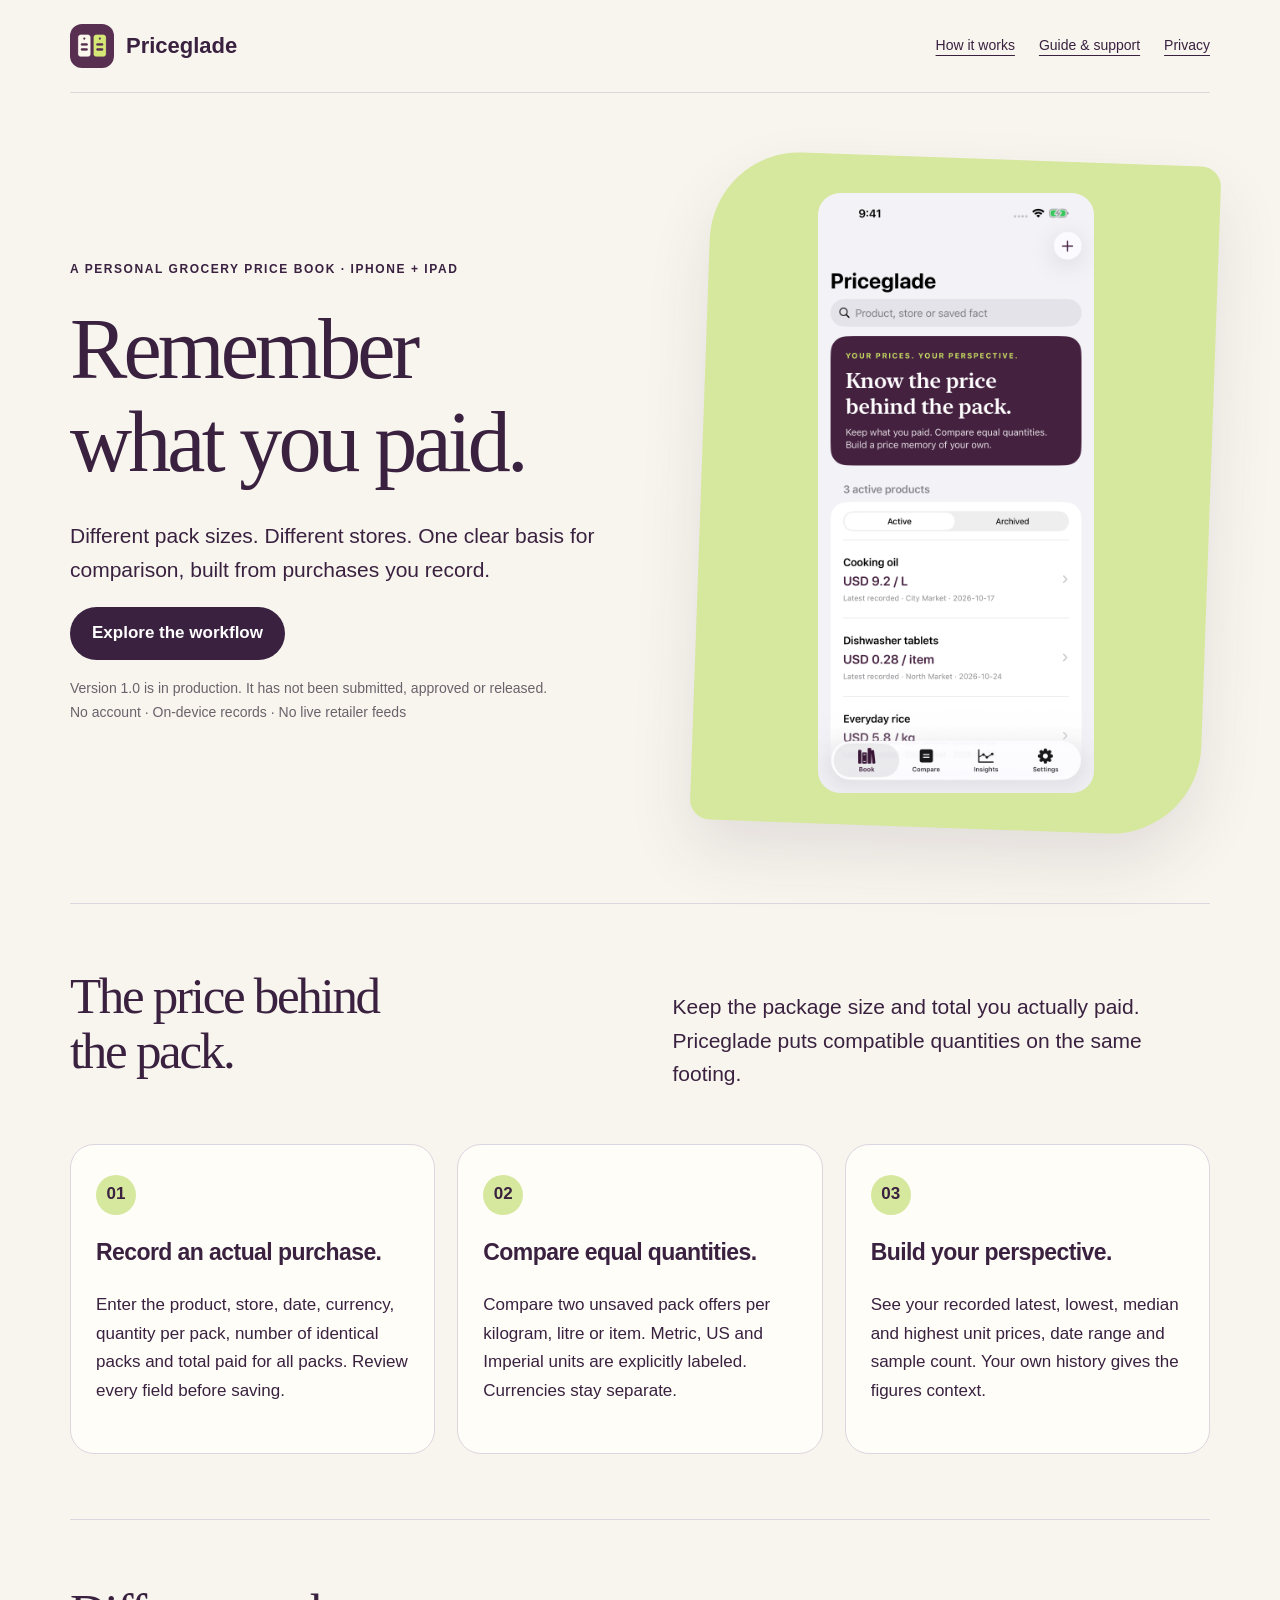
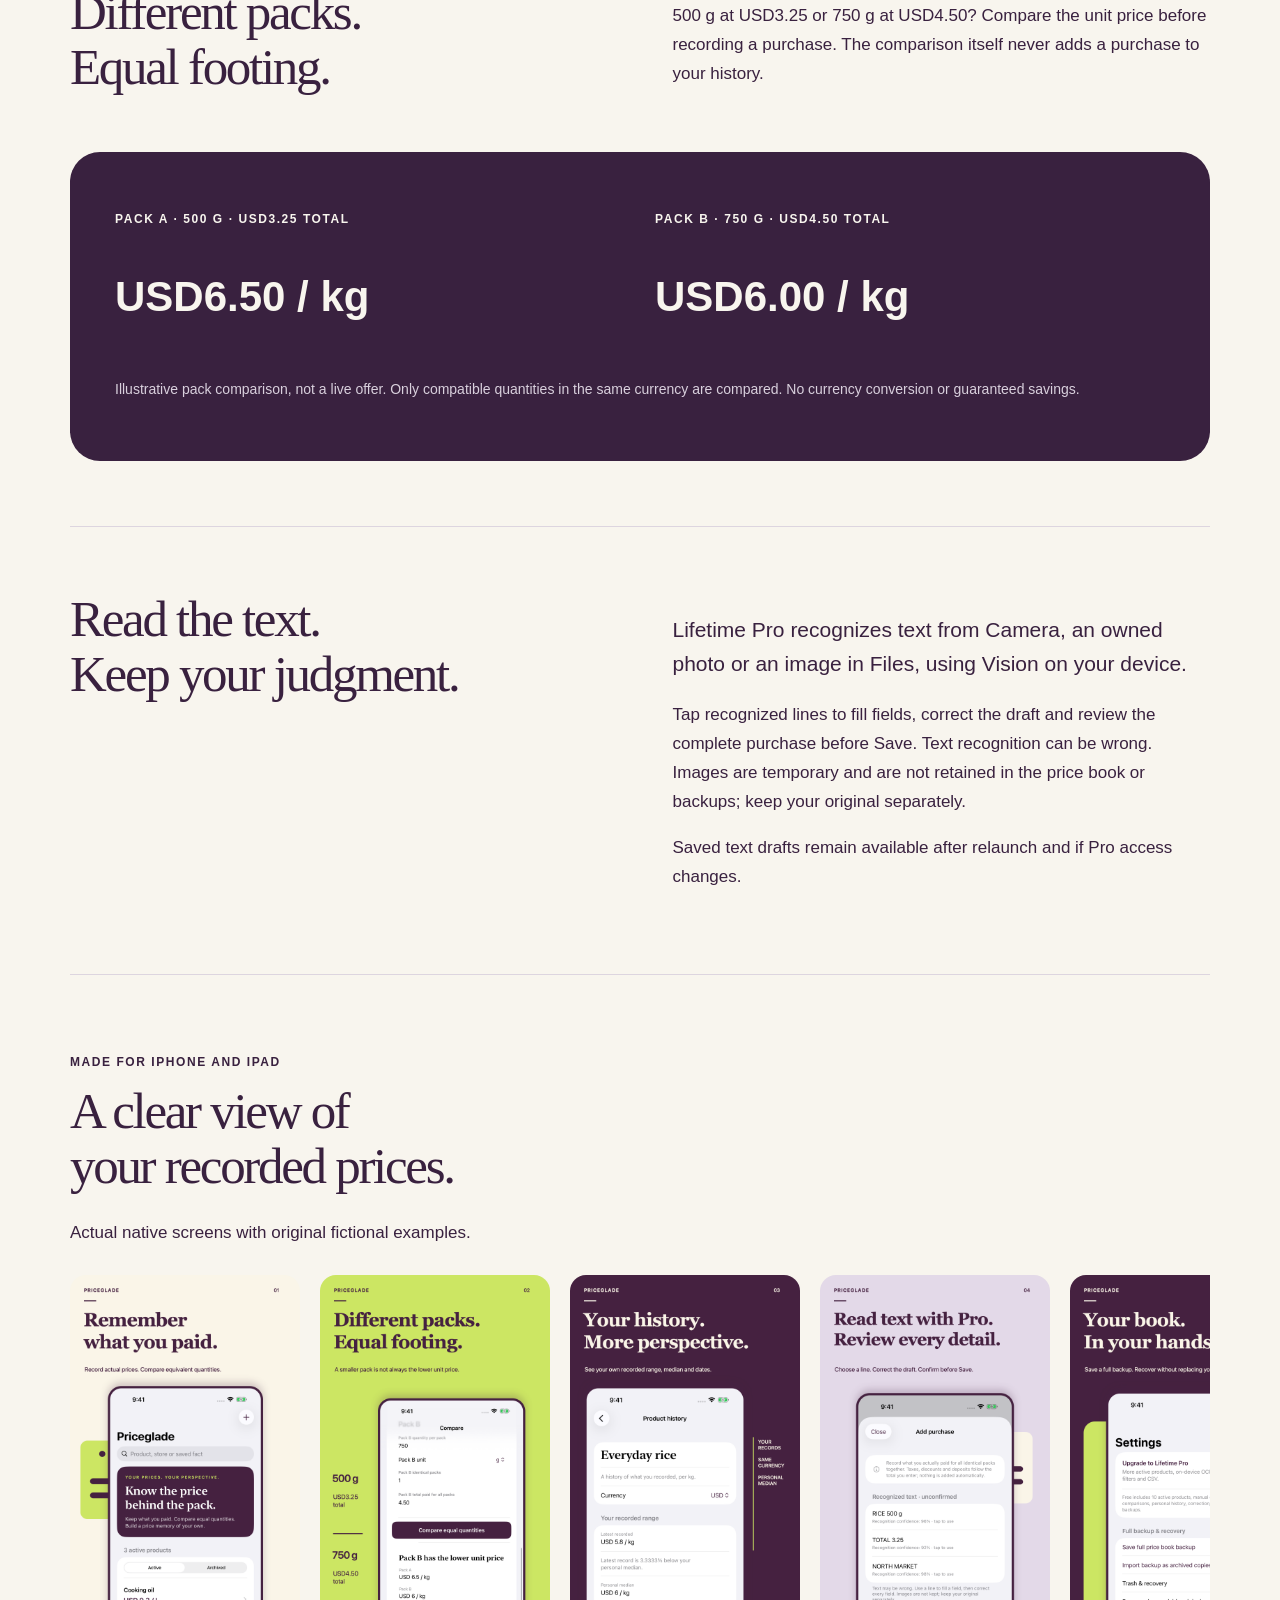
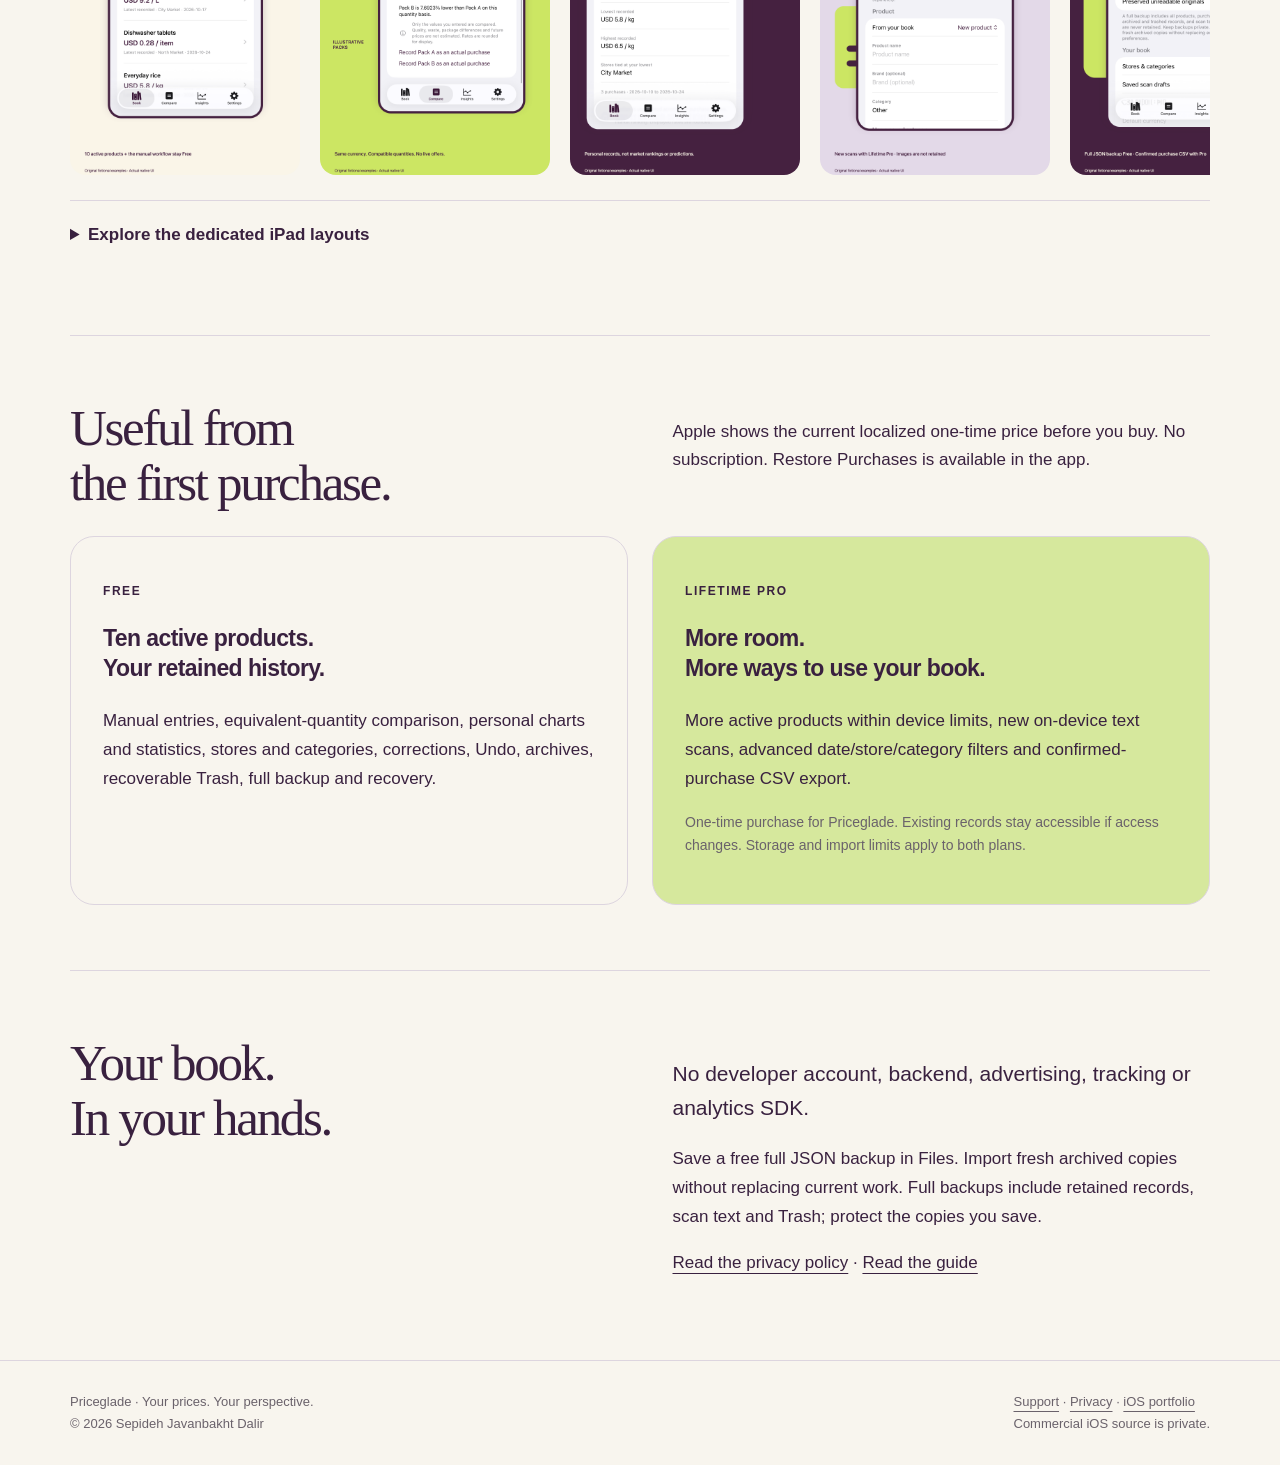
<file: index.html>
<!doctype html><html lang="en"><head><meta charset="utf-8"><meta name="viewport" content="width=device-width,initial-scale=1"><meta name="description" content="Keep a personal grocery price book. Compare equivalent pack quantities and understand the prices you record, on iPhone and iPad."><title>Priceglade — Grocery prices, remembered</title><link rel="icon" href="assets/icon.png"><link rel="stylesheet" href="styles.css"></head><body><header class="wrap"><nav aria-label="Main navigation"><a class="brand" href="index.html"><img src="assets/icon.png" width="44" height="44" alt="">Priceglade</a><div class="links"><a href="index.html#how">How it works</a><a href="support.html">Guide &amp; support</a><a href="privacy.html">Privacy</a></div></nav></header><main class="wrap"><section class="hero"><div><p class="eyebrow">A personal grocery price book · iPhone + iPad</p><h1>Remember<br>what you paid.</h1><p class="lead">Different pack sizes. Different stores. One clear basis for comparison, built from purchases you record.</p><p><a class="button" href="support.html#start">Explore the workflow</a></p><p class="small">Version 1.0 is in production. It has not been submitted, approved or released.<br>No account · On-device records · No live retailer feeds</p></div><div class="hero-art"><img src="assets/book.png" width="1320" height="2868" alt="Priceglade’s product book with original fictional grocery purchase examples."></div></section>
<section class="section" id="how"><div class="intro"><h2>The price behind<br>the pack.</h2><p class="lead">Keep the package size and total you actually paid. Priceglade puts compatible quantities on the same footing.</p></div><div class="steps"><article class="step"><span class="number">01</span><h3>Record an actual purchase.</h3><p>Enter the product, store, date, currency, quantity per pack, number of identical packs and total paid for all packs. Review every field before saving.</p></article><article class="step"><span class="number">02</span><h3>Compare equal quantities.</h3><p>Compare two unsaved pack offers per kilogram, litre or item. Metric, US and Imperial units are explicitly labeled. Currencies stay separate.</p></article><article class="step"><span class="number">03</span><h3>Build your perspective.</h3><p>See your recorded latest, lowest, median and highest unit prices, date range and sample count. Your own history gives the figures context.</p></article></div></section>
<section class="section"><div class="intro"><h2>Different packs.<br>Equal footing.</h2><p>500 g at USD3.25 or 750 g at USD4.50? Compare the unit price before recording a purchase. The comparison itself never adds a purchase to your history.</p></div><div class="comparison"><div class="comparison-grid"><div><p class="eyebrow">Pack A · 500 g · USD3.25 total</p><p class="price">USD6.50 / kg</p></div><div><p class="eyebrow">Pack B · 750 g · USD4.50 total</p><p class="price">USD6.00 / kg</p></div></div><p class="small">Illustrative pack comparison, not a live offer. Only compatible quantities in the same currency are compared. No currency conversion or guaranteed savings.</p></div></section>
<section class="section"><div class="intro"><h2>Read the text.<br>Keep your judgment.</h2><div><p class="lead">Lifetime Pro recognizes text from Camera, an owned photo or an image in Files, using Vision on your device.</p><p>Tap recognized lines to fill fields, correct the draft and review the complete purchase before Save. Text recognition can be wrong. Images are temporary and are not retained in the price book or backups; keep your original separately.</p><p>Saved text drafts remain available after relaunch and if Pro access changes.</p></div></div></section>
<section class="section"><p class="eyebrow">Made for iPhone and iPad</p><h2>A clear view of<br>your recorded prices.</h2><p>Actual native screens with original fictional examples.</p><div class="campaign" aria-label="iPhone campaign"><a href="assets/campaign/iphone-01.png"><img src="assets/campaign/iphone-01.png" width="1320" height="2868" loading="lazy" alt="Remember what you paid."></a><a href="assets/campaign/iphone-02.png"><img src="assets/campaign/iphone-02.png" width="1320" height="2868" loading="lazy" alt="Different packs. Equal footing."></a><a href="assets/campaign/iphone-03.png"><img src="assets/campaign/iphone-03.png" width="1320" height="2868" loading="lazy" alt="Your history adds perspective."></a><a href="assets/campaign/iphone-04.png"><img src="assets/campaign/iphone-04.png" width="1320" height="2868" loading="lazy" alt="Read text. Review every detail."></a><a href="assets/campaign/iphone-05.png"><img src="assets/campaign/iphone-05.png" width="1320" height="2868" loading="lazy" alt="Keep your book in your hands."></a></div><details><summary>Explore the dedicated iPad layouts</summary><div class="campaign" aria-label="iPad campaign"><a href="assets/campaign/ipad-01.png"><img src="assets/campaign/ipad-01.png" width="2064" height="2752" loading="lazy" alt="iPad: Remember what you paid."></a><a href="assets/campaign/ipad-02.png"><img src="assets/campaign/ipad-02.png" width="2064" height="2752" loading="lazy" alt="iPad: Different packs. Equal footing."></a><a href="assets/campaign/ipad-03.png"><img src="assets/campaign/ipad-03.png" width="2064" height="2752" loading="lazy" alt="iPad: Your history adds perspective."></a><a href="assets/campaign/ipad-04.png"><img src="assets/campaign/ipad-04.png" width="2064" height="2752" loading="lazy" alt="iPad: Read text. Review every detail."></a><a href="assets/campaign/ipad-05.png"><img src="assets/campaign/ipad-05.png" width="2064" height="2752" loading="lazy" alt="iPad: Keep your book in your hands."></a></div></details></section><section class="section"><div class="intro"><h2>Useful from<br>the first purchase.</h2><p>Apple shows the current localized one-time price before you buy. No subscription. Restore Purchases is available in the app.</p></div><div class="plans"><article class="plan"><p class="eyebrow">Free</p><h3>Ten active products.<br>Your retained history.</h3><p>Manual entries, equivalent-quantity comparison, personal charts and statistics, stores and categories, corrections, Undo, archives, recoverable Trash, full backup and recovery.</p></article><article class="plan pro"><p class="eyebrow">Lifetime Pro</p><h3>More room.<br>More ways to use your book.</h3><p>More active products within device limits, new on-device text scans, advanced date/store/category filters and confirmed-purchase CSV export.</p><p class="small">One-time purchase for Priceglade. Existing records stay accessible if access changes. Storage and import limits apply to both plans.</p></article></div></section>
<section class="section"><div class="intro"><h2>Your book.<br>In your hands.</h2><div><p class="lead">No developer account, backend, advertising, tracking or analytics SDK.</p><p>Save a free full JSON backup in Files. Import fresh archived copies without replacing current work. Full backups include retained records, scan text and Trash; protect the copies you save.</p><p><a href="privacy.html">Read the privacy policy</a> · <a href="support.html">Read the guide</a></p></div></div></section></main><footer><div class="wrap"><span>Priceglade · Your prices. Your perspective.<br>© 2026 Sepideh Javanbakht Dalir</span><span><a href="support.html">Support</a> · <a href="privacy.html">Privacy</a> · <a href="https://github.com/sepidehdalir/ios-app-portfolio">iOS portfolio</a><br>Commercial iOS source is private.</span></div></footer></body></html>
</file>
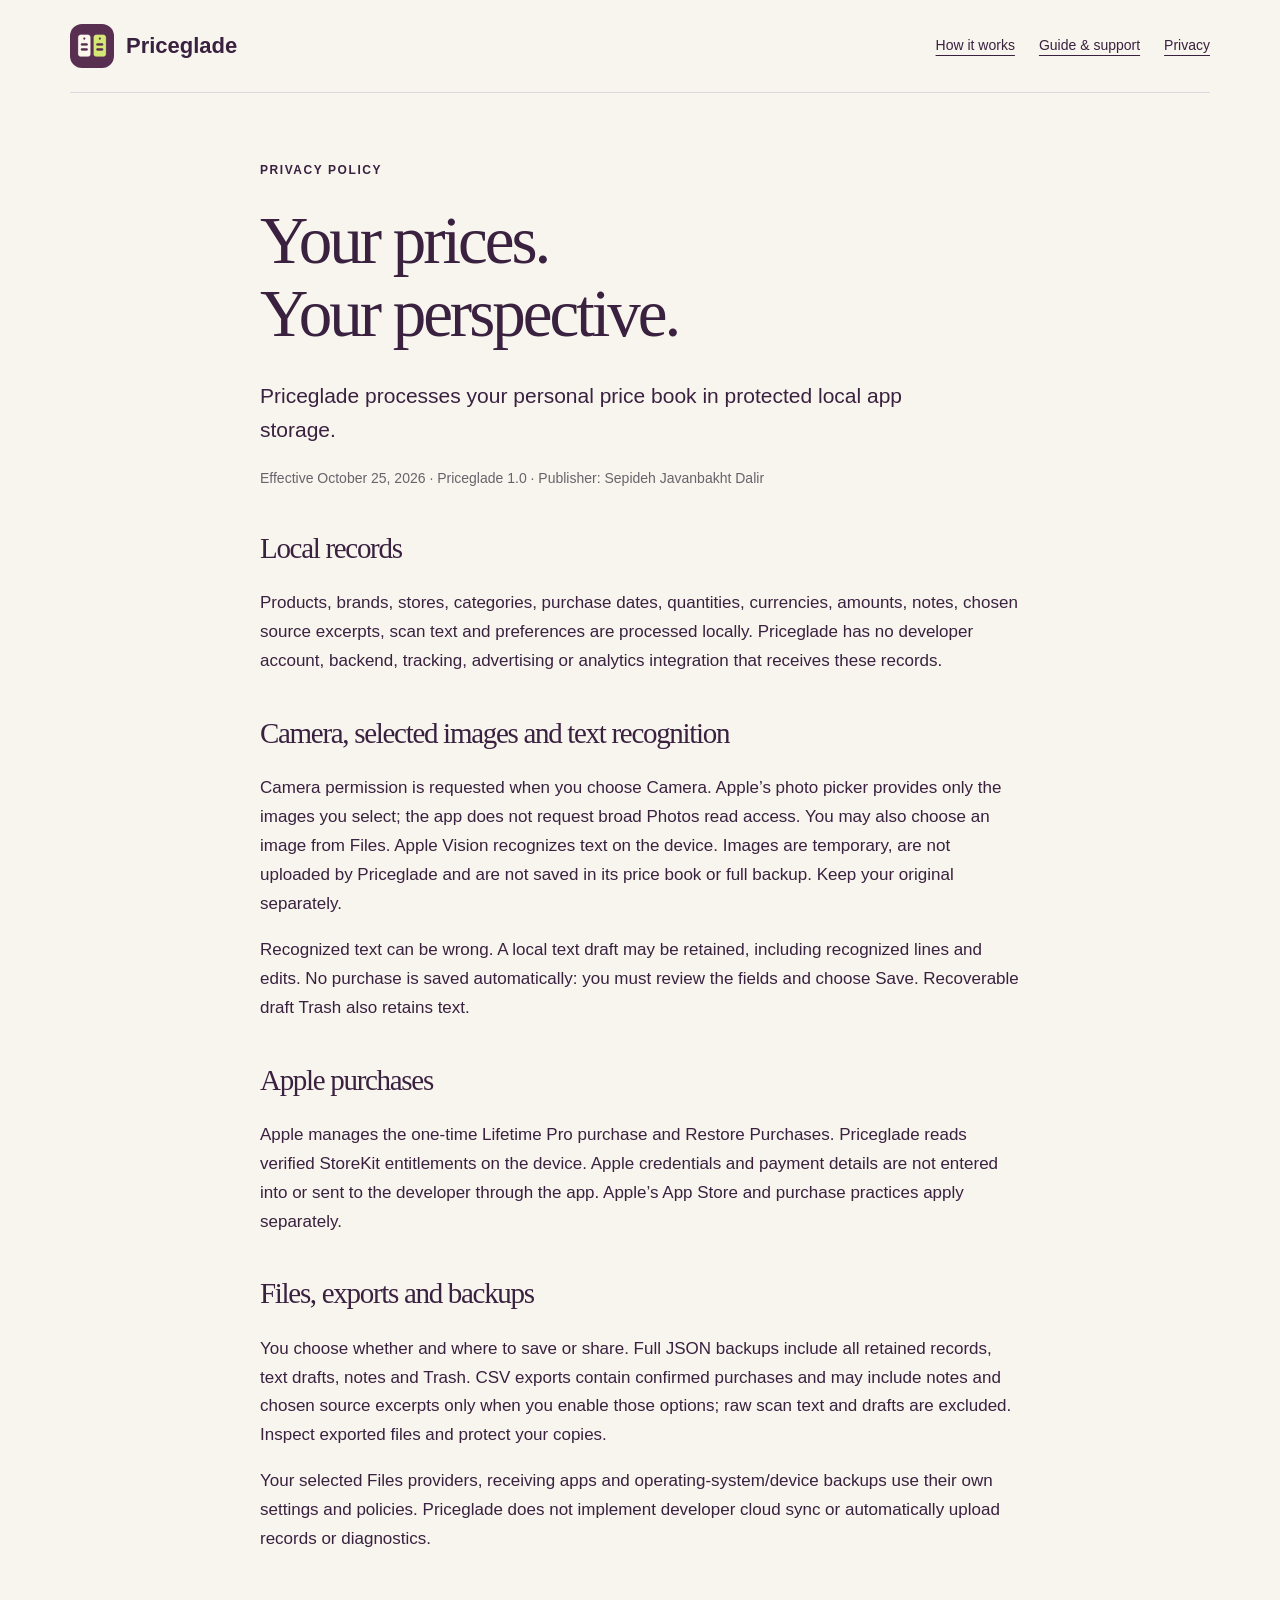
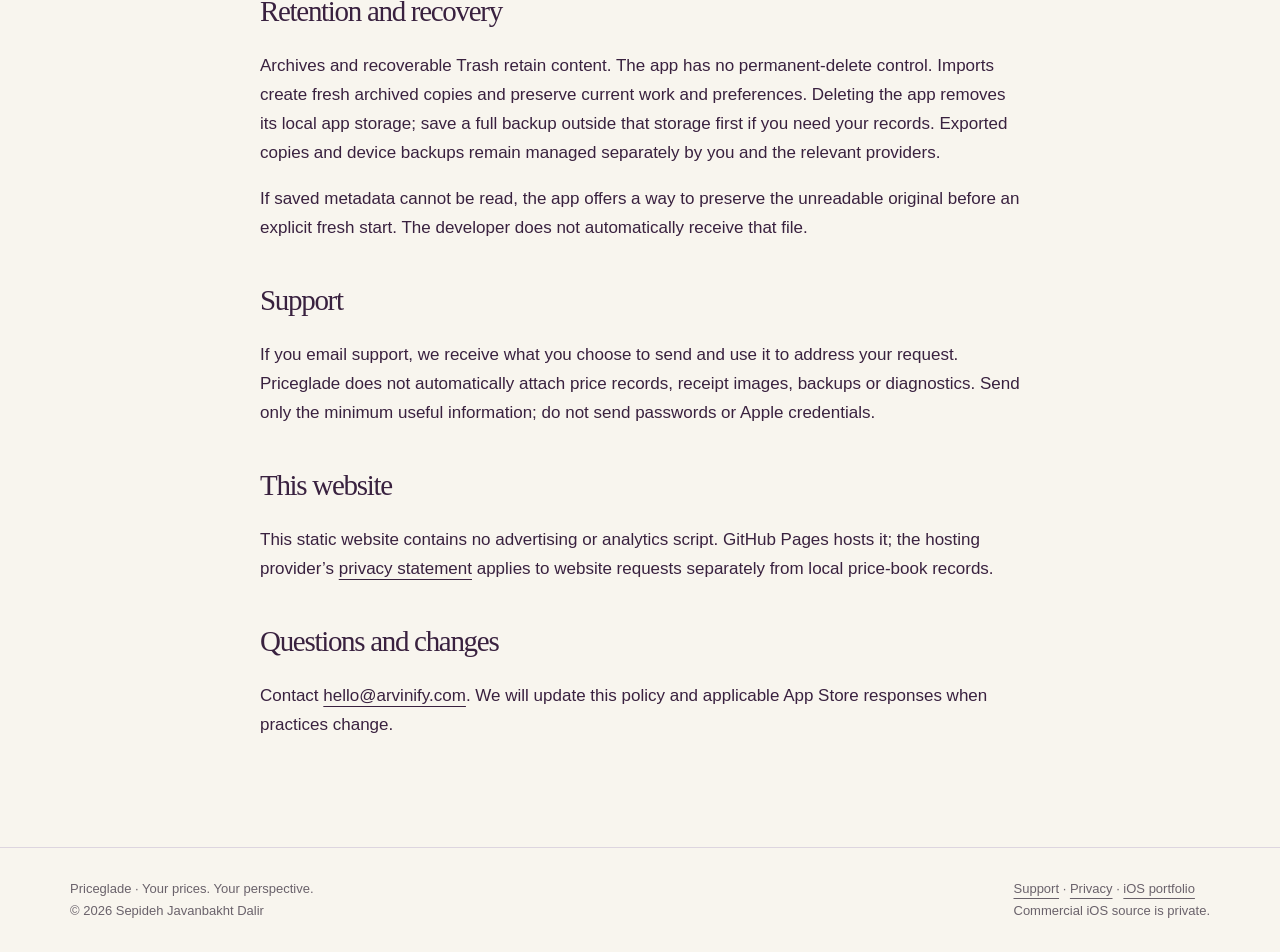
<file: privacy.html>
<!doctype html><html lang="en"><head><meta charset="utf-8"><meta name="viewport" content="width=device-width,initial-scale=1"><meta name="description" content="How Priceglade handles local purchase records, on-device text recognition, Apple purchases and user-selected exports."><title>Priceglade — Privacy policy</title><link rel="icon" href="assets/icon.png"><link rel="stylesheet" href="styles.css"></head><body><header class="wrap"><nav aria-label="Main navigation"><a class="brand" href="index.html"><img src="assets/icon.png" width="44" height="44" alt="">Priceglade</a><div class="links"><a href="index.html#how">How it works</a><a href="support.html">Guide &amp; support</a><a href="privacy.html">Privacy</a></div></nav></header><main class="document"><p class="eyebrow">Privacy policy</p><h1>Your prices.<br>Your perspective.</h1><p class="lead">Priceglade processes your personal price book in protected local app storage.</p><p class="small">Effective October 25, 2026 · Priceglade 1.0 · Publisher: Sepideh Javanbakht Dalir</p><h2>Local records</h2><p>Products, brands, stores, categories, purchase dates, quantities, currencies, amounts, notes, chosen source excerpts, scan text and preferences are processed locally. Priceglade has no developer account, backend, tracking, advertising or analytics integration that receives these records.</p><h2>Camera, selected images and text recognition</h2><p>Camera permission is requested when you choose Camera. Apple’s photo picker provides only the images you select; the app does not request broad Photos read access. You may also choose an image from Files. Apple Vision recognizes text on the device. Images are temporary, are not uploaded by Priceglade and are not saved in its price book or full backup. Keep your original separately.</p><p>Recognized text can be wrong. A local text draft may be retained, including recognized lines and edits. No purchase is saved automatically: you must review the fields and choose Save. Recoverable draft Trash also retains text.</p><h2>Apple purchases</h2><p>Apple manages the one-time Lifetime Pro purchase and Restore Purchases. Priceglade reads verified StoreKit entitlements on the device. Apple credentials and payment details are not entered into or sent to the developer through the app. Apple’s App Store and purchase practices apply separately.</p><h2>Files, exports and backups</h2><p>You choose whether and where to save or share. Full JSON backups include all retained records, text drafts, notes and Trash. CSV exports contain confirmed purchases and may include notes and chosen source excerpts only when you enable those options; raw scan text and drafts are excluded. Inspect exported files and protect your copies.</p><p>Your selected Files providers, receiving apps and operating-system/device backups use their own settings and policies. Priceglade does not implement developer cloud sync or automatically upload records or diagnostics.</p><h2>Retention and recovery</h2><p>Archives and recoverable Trash retain content. The app has no permanent-delete control. Imports create fresh archived copies and preserve current work and preferences. Deleting the app removes its local app storage; save a full backup outside that storage first if you need your records. Exported copies and device backups remain managed separately by you and the relevant providers.</p><p>If saved metadata cannot be read, the app offers a way to preserve the unreadable original before an explicit fresh start. The developer does not automatically receive that file.</p><h2>Support</h2><p>If you email support, we receive what you choose to send and use it to address your request. Priceglade does not automatically attach price records, receipt images, backups or diagnostics. Send only the minimum useful information; do not send passwords or Apple credentials.</p><h2>This website</h2><p>This static website contains no advertising or analytics script. GitHub Pages hosts it; the hosting provider’s <a href="https://docs.github.com/en/site-policy/privacy-policies/github-general-privacy-statement">privacy statement</a> applies to website requests separately from local price-book records.</p><h2>Questions and changes</h2><p>Contact <a href="mailto:hello@arvinify.com">hello@arvinify.com</a>. We will update this policy and applicable App Store responses when practices change.</p></main><footer><div class="wrap"><span>Priceglade · Your prices. Your perspective.<br>© 2026 Sepideh Javanbakht Dalir</span><span><a href="support.html">Support</a> · <a href="privacy.html">Privacy</a> · <a href="https://github.com/sepidehdalir/ios-app-portfolio">iOS portfolio</a><br>Commercial iOS source is private.</span></div></footer></body></html>
</file>
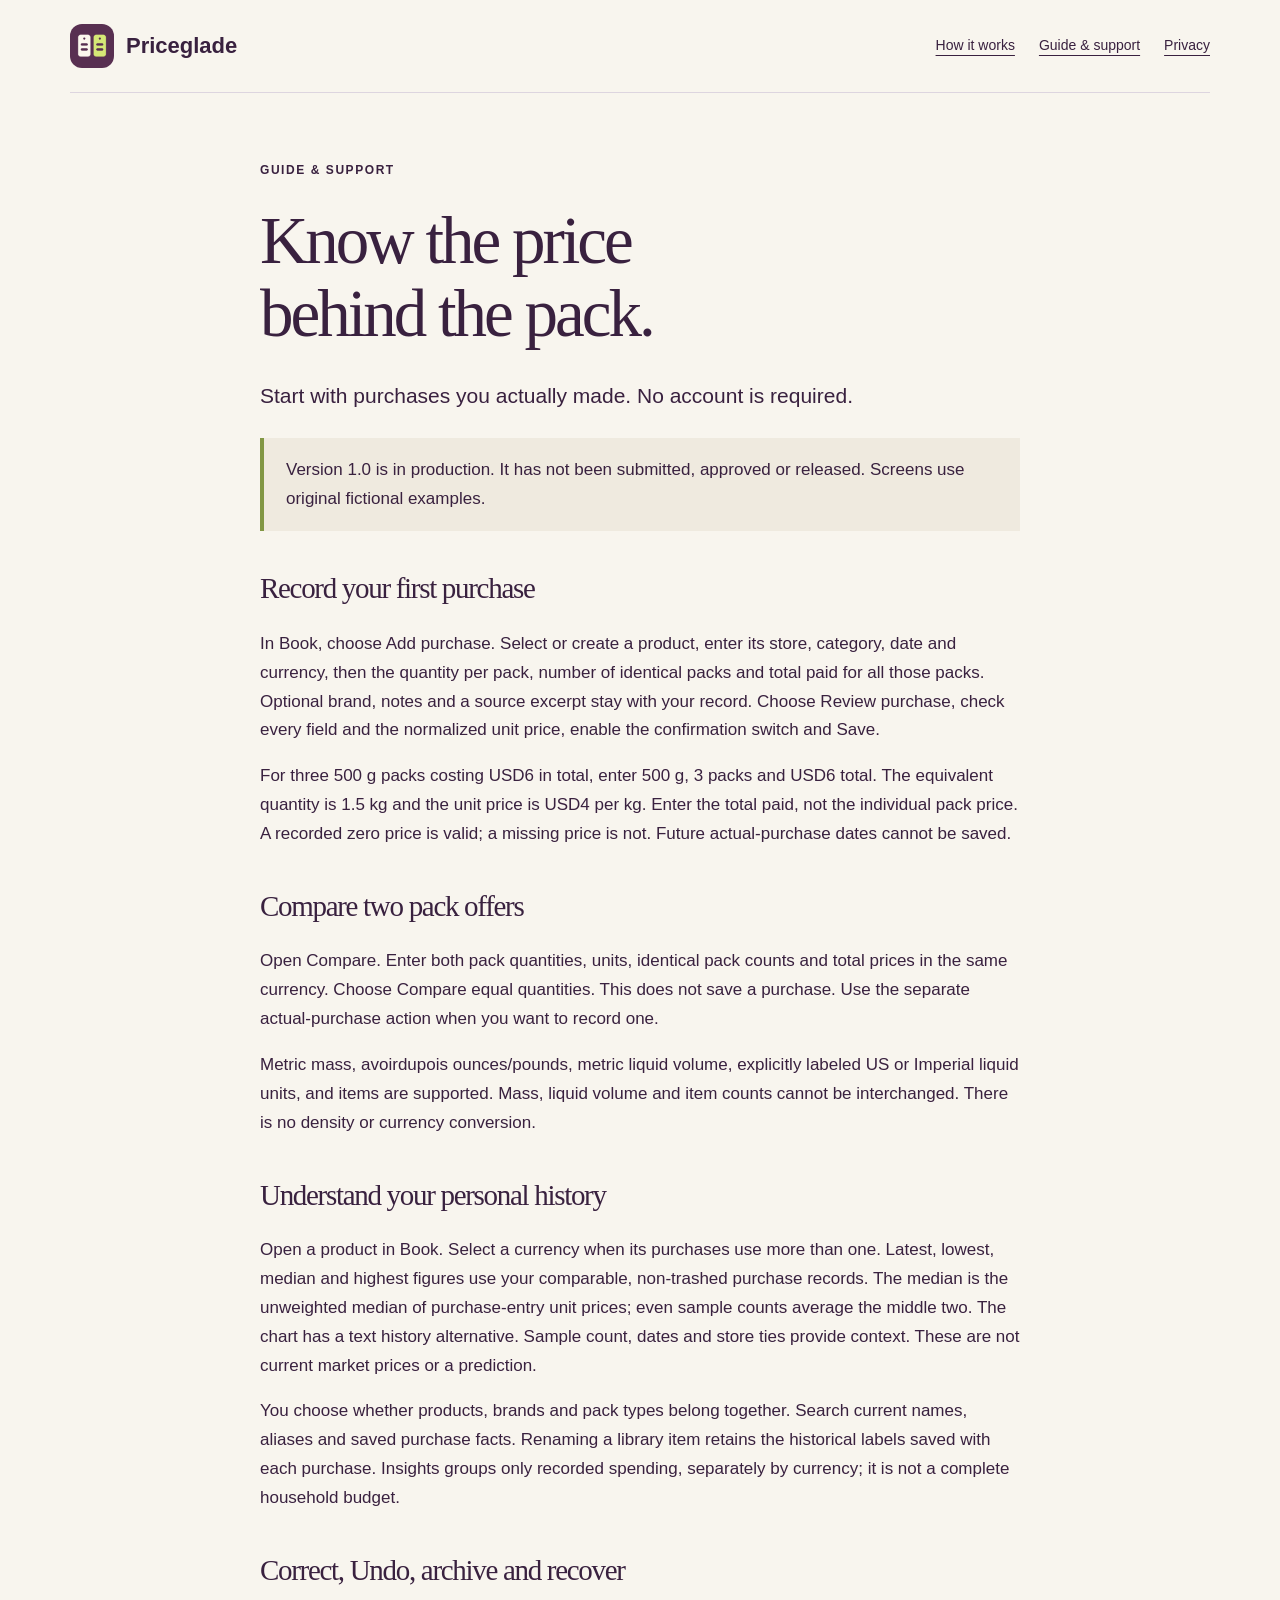
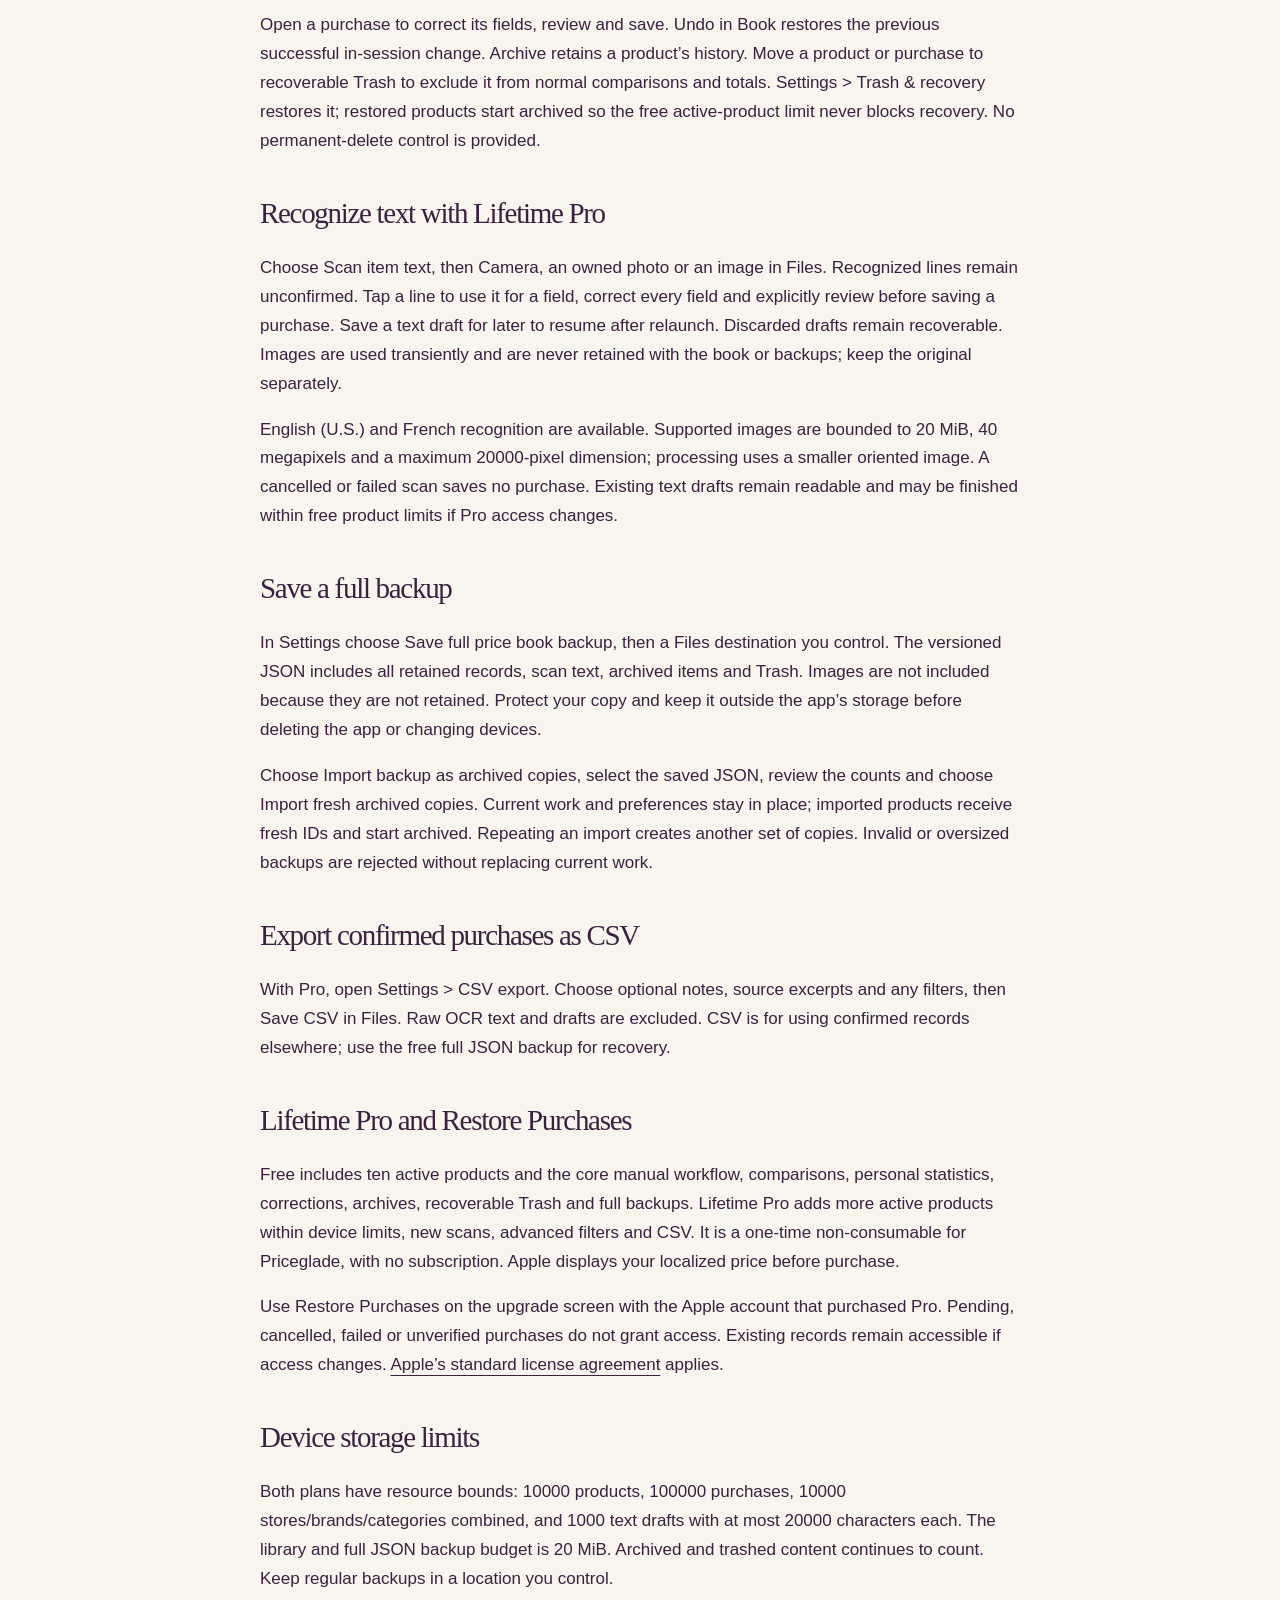
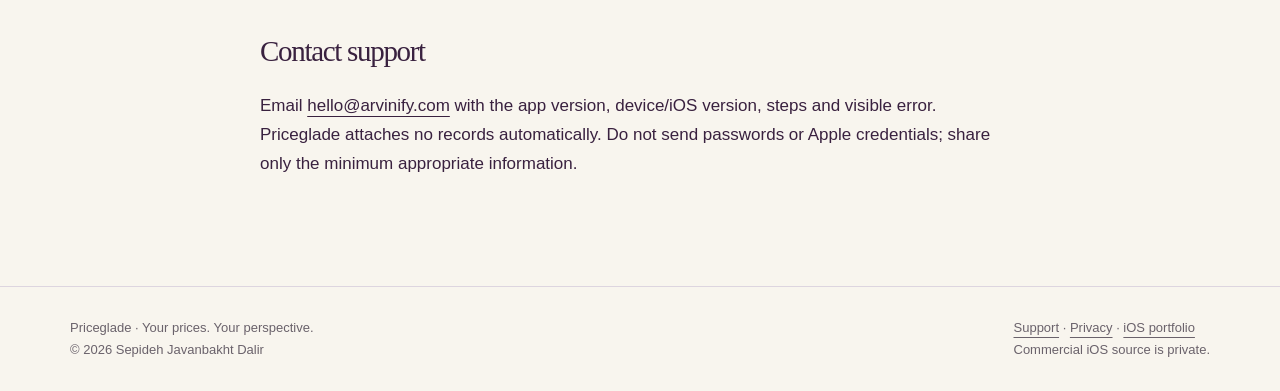
<file: support.html>
<!doctype html><html lang="en"><head><meta charset="utf-8"><meta name="viewport" content="width=device-width,initial-scale=1"><meta name="description" content="Record purchase prices, compare compatible quantities, review on-device text scans, back up and recover your personal price book."><title>Priceglade — Guide &amp; support</title><link rel="icon" href="assets/icon.png"><link rel="stylesheet" href="styles.css"></head><body><header class="wrap"><nav aria-label="Main navigation"><a class="brand" href="index.html"><img src="assets/icon.png" width="44" height="44" alt="">Priceglade</a><div class="links"><a href="index.html#how">How it works</a><a href="support.html">Guide &amp; support</a><a href="privacy.html">Privacy</a></div></nav></header><main class="document"><p class="eyebrow">Guide &amp; support</p><h1>Know the price<br>behind the pack.</h1><p class="lead">Start with purchases you actually made. No account is required.</p><div class="notice">Version 1.0 is in production. It has not been submitted, approved or released. Screens use original fictional examples.</div><h2 id="start">Record your first purchase</h2><p>In Book, choose Add purchase. Select or create a product, enter its store, category, date and currency, then the quantity per pack, number of identical packs and total paid for all those packs. Optional brand, notes and a source excerpt stay with your record. Choose Review purchase, check every field and the normalized unit price, enable the confirmation switch and Save.</p><p>For three 500 g packs costing USD6 in total, enter 500 g, 3 packs and USD6 total. The equivalent quantity is 1.5 kg and the unit price is USD4 per kg. Enter the total paid, not the individual pack price. A recorded zero price is valid; a missing price is not. Future actual-purchase dates cannot be saved.</p><h2>Compare two pack offers</h2><p>Open Compare. Enter both pack quantities, units, identical pack counts and total prices in the same currency. Choose Compare equal quantities. This does not save a purchase. Use the separate actual-purchase action when you want to record one.</p><p>Metric mass, avoirdupois ounces/pounds, metric liquid volume, explicitly labeled US or Imperial liquid units, and items are supported. Mass, liquid volume and item counts cannot be interchanged. There is no density or currency conversion.</p><h2>Understand your personal history</h2><p>Open a product in Book. Select a currency when its purchases use more than one. Latest, lowest, median and highest figures use your comparable, non-trashed purchase records. The median is the unweighted median of purchase-entry unit prices; even sample counts average the middle two. The chart has a text history alternative. Sample count, dates and store ties provide context. These are not current market prices or a prediction.</p><p>You choose whether products, brands and pack types belong together. Search current names, aliases and saved purchase facts. Renaming a library item retains the historical labels saved with each purchase. Insights groups only recorded spending, separately by currency; it is not a complete household budget.</p><h2>Correct, Undo, archive and recover</h2><p>Open a purchase to correct its fields, review and save. Undo in Book restores the previous successful in-session change. Archive retains a product’s history. Move a product or purchase to recoverable Trash to exclude it from normal comparisons and totals. Settings &gt; Trash &amp; recovery restores it; restored products start archived so the free active-product limit never blocks recovery. No permanent-delete control is provided.</p><h2>Recognize text with Lifetime Pro</h2><p>Choose Scan item text, then Camera, an owned photo or an image in Files. Recognized lines remain unconfirmed. Tap a line to use it for a field, correct every field and explicitly review before saving a purchase. Save a text draft for later to resume after relaunch. Discarded drafts remain recoverable. Images are used transiently and are never retained with the book or backups; keep the original separately.</p><p>English (U.S.) and French recognition are available. Supported images are bounded to 20 MiB, 40 megapixels and a maximum 20000-pixel dimension; processing uses a smaller oriented image. A cancelled or failed scan saves no purchase. Existing text drafts remain readable and may be finished within free product limits if Pro access changes.</p><h2>Save a full backup</h2><p>In Settings choose Save full price book backup, then a Files destination you control. The versioned JSON includes all retained records, scan text, archived items and Trash. Images are not included because they are not retained. Protect your copy and keep it outside the app’s storage before deleting the app or changing devices.</p><p>Choose Import backup as archived copies, select the saved JSON, review the counts and choose Import fresh archived copies. Current work and preferences stay in place; imported products receive fresh IDs and start archived. Repeating an import creates another set of copies. Invalid or oversized backups are rejected without replacing current work.</p><h2>Export confirmed purchases as CSV</h2><p>With Pro, open Settings &gt; CSV export. Choose optional notes, source excerpts and any filters, then Save CSV in Files. Raw OCR text and drafts are excluded. CSV is for using confirmed records elsewhere; use the free full JSON backup for recovery.</p><h2>Lifetime Pro and Restore Purchases</h2><p>Free includes ten active products and the core manual workflow, comparisons, personal statistics, corrections, archives, recoverable Trash and full backups. Lifetime Pro adds more active products within device limits, new scans, advanced filters and CSV. It is a one-time non-consumable for Priceglade, with no subscription. Apple displays your localized price before purchase.</p><p>Use Restore Purchases on the upgrade screen with the Apple account that purchased Pro. Pending, cancelled, failed or unverified purchases do not grant access. Existing records remain accessible if access changes. <a href="https://www.apple.com/legal/internet-services/itunes/dev/stdeula/">Apple’s standard license agreement</a> applies.</p><h2>Device storage limits</h2><p>Both plans have resource bounds: 10000 products, 100000 purchases, 10000 stores/brands/categories combined, and 1000 text drafts with at most 20000 characters each. The library and full JSON backup budget is 20 MiB. Archived and trashed content continues to count. Keep regular backups in a location you control.</p><h2>Contact support</h2><p>Email <a href="mailto:hello@arvinify.com">hello@arvinify.com</a> with the app version, device/iOS version, steps and visible error. Priceglade attaches no records automatically. Do not send passwords or Apple credentials; share only the minimum appropriate information.</p></main><footer><div class="wrap"><span>Priceglade · Your prices. Your perspective.<br>© 2026 Sepideh Javanbakht Dalir</span><span><a href="support.html">Support</a> · <a href="privacy.html">Privacy</a> · <a href="https://github.com/sepidehdalir/ios-app-portfolio">iOS portfolio</a><br>Commercial iOS source is private.</span></div></footer></body></html>
</file>
<file: styles.css>
:root{--plum:#39213f;--pear:#d6e89d;--paper:#f8f5ee;--muted:#6a626b;--line:#ddd5df;color-scheme:light}*{box-sizing:border-box}html{scroll-behavior:smooth}body{margin:0;background:var(--paper);color:var(--plum);font:17px/1.7 -apple-system,BlinkMacSystemFont,"Segoe UI",sans-serif}a{color:inherit;text-underline-offset:5px}a:focus-visible,summary:focus-visible{outline:3px solid #748e3d;outline-offset:5px}.wrap{max-width:1200px;padding:0 30px;margin:auto}nav{display:flex;align-items:center;justify-content:space-between;gap:25px;padding:24px 0;border-bottom:1px solid var(--line)}.brand{display:flex;align-items:center;gap:12px;font-size:22px;font-weight:750;text-decoration:none}.brand img{border-radius:12px}.links{display:flex;gap:24px;flex-wrap:wrap;font-size:14px}.hero{display:grid;grid-template-columns:1.12fr 1fr;gap:60px;align-items:center;padding:65px 0 75px}.eyebrow{font-size:12px;font-weight:750;letter-spacing:.13em;text-transform:uppercase}h1,h2{font-family:Georgia,"Times New Roman",serif;font-weight:500;letter-spacing:-.045em;line-height:1.08}h1{font-size:clamp(48px,6.8vw,86px);margin:24px 0 30px}h2{font-size:clamp(34px,4vw,51px);margin:0 0 25px}h3{font-size:23px;line-height:1.3;letter-spacing:-.025em}.lead{font-size:21px;line-height:1.6;max-width:650px}.small{font-size:14px;color:var(--muted)}.button{display:inline-block;background:var(--plum);color:white;padding:12px 22px;border-radius:100px;text-decoration:none;font-weight:650}.hero-art{border-radius:90px 20px 90px 20px;background:var(--pear);padding:35px;transform:rotate(2deg);box-shadow:0 30px 65px #39213f1c}.hero-art img{display:block;width:auto;height:auto;max-width:100%;max-height:600px;margin:auto;border-radius:22px;transform:rotate(-2deg)}.section{padding:65px 0;border-top:1px solid var(--line)}.intro{display:grid;grid-template-columns:1fr 1fr;gap:65px;align-items:start}.steps{display:grid;grid-template-columns:repeat(3,1fr);gap:22px;margin-top:32px}.step{padding:30px 25px;border:1px solid var(--line);border-radius:24px;background:#fffdf8}.number{display:inline-flex;align-items:center;justify-content:center;width:40px;height:40px;background:var(--pear);border-radius:50%;font-weight:750}.comparison{background:var(--plum);color:var(--paper);padding:45px;border-radius:30px;margin-top:32px}.comparison-grid{display:grid;grid-template-columns:1fr 1fr;gap:30px}.price{font-size:42px;font-weight:650;font-variant-numeric:tabular-nums;line-height:1.2}.comparison .small{color:#d9d0dd}.plans{display:grid;grid-template-columns:1fr 1fr;gap:24px}.plan{border:1px solid var(--line);border-radius:24px;padding:32px}.plan.pro{background:var(--pear)}.campaign{display:flex;gap:20px;overflow-x:auto;padding:10px 0 25px}.campaign a{flex:0 0 230px}.campaign img{display:block;width:100%;height:auto;border-radius:16px}.notice{background:#efeadf;border-left:4px solid #829744;padding:18px 22px;margin:25px 0}.document{max-width:820px;margin:auto;padding:55px 30px 90px}.document h1{font-size:clamp(43px,6vw,67px)}.document h2{font-size:29px;margin-top:42px}.document li{margin:10px 0}details{border-top:1px solid var(--line);padding:20px 0}summary{cursor:pointer;font-weight:650}footer{border-top:1px solid var(--line);padding:30px 0;font-size:13px;color:var(--muted)}footer .wrap{display:flex;justify-content:space-between;gap:30px}@media(max-width:760px){.wrap{padding:0 20px}nav{align-items:flex-start;flex-direction:column;gap:14px}.links{gap:18px}.hero{grid-template-columns:1fr;gap:30px;padding:42px 0}.hero-art{max-width:440px;margin:auto;padding:24px}.intro,.steps,.plans,.comparison-grid{grid-template-columns:1fr;gap:22px}.section{padding:44px 0}.comparison{padding:28px}.price{font-size:35px}.lead{font-size:19px}footer .wrap{flex-direction:column}.document{padding-top:40px}}
</file>
